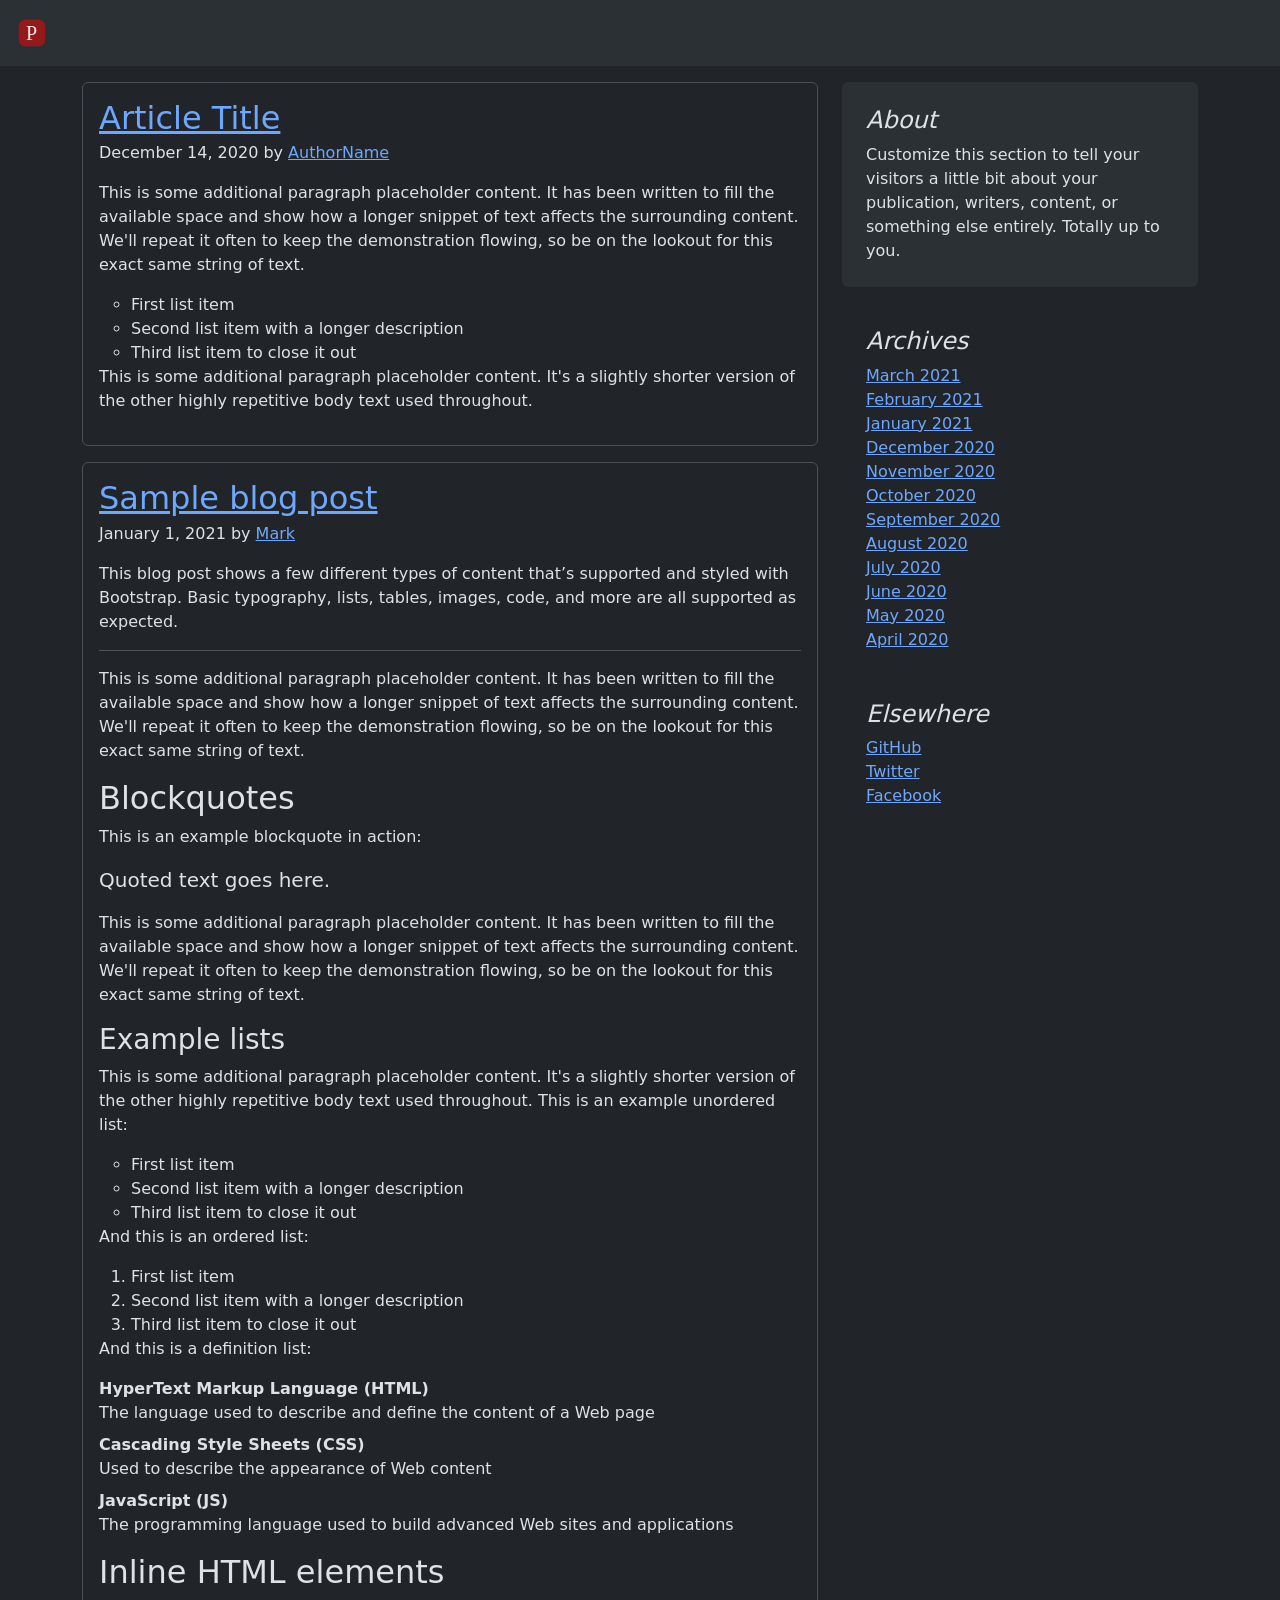
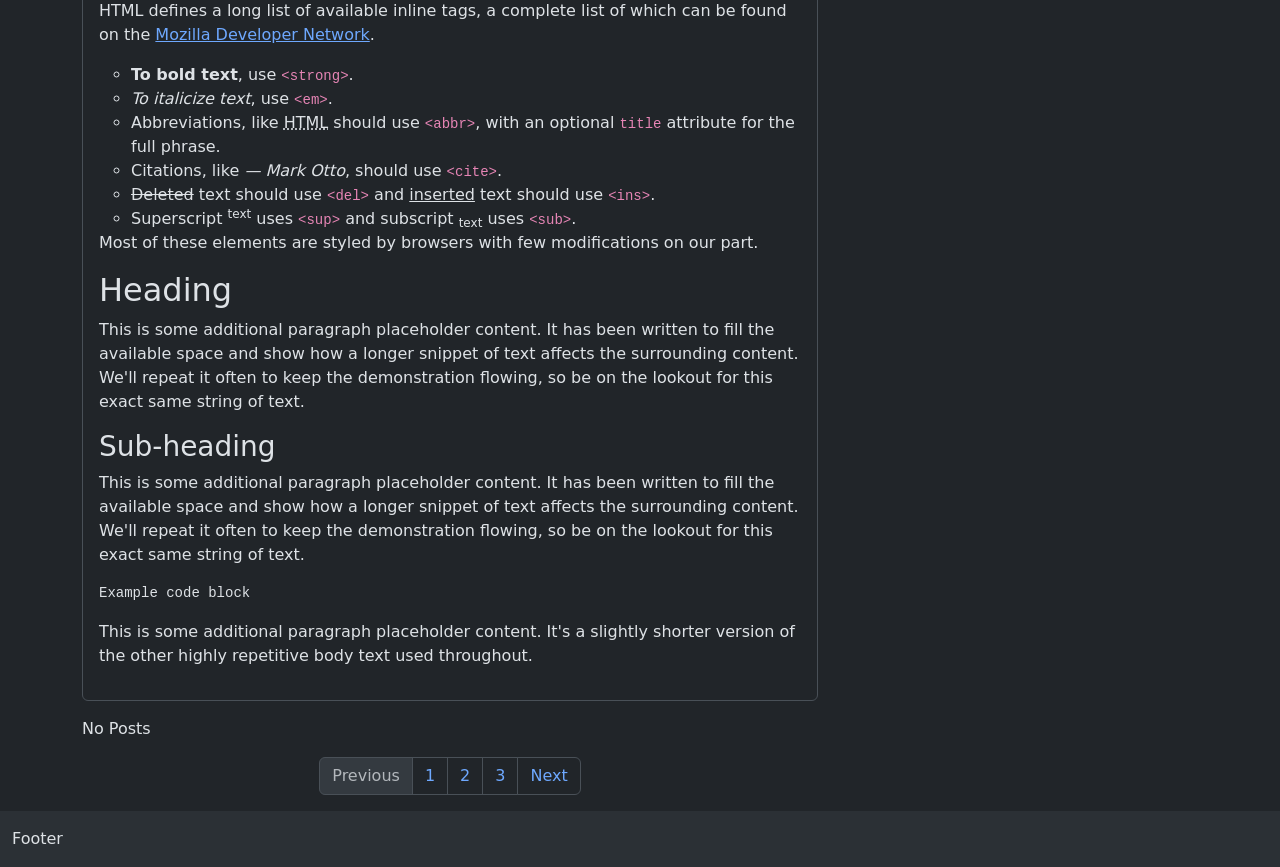
<file: resource/views/index.html>
<!DOCTYPE html>
<t:block :replace="cmt_trace.html"></t:block>
<html lang="en" :lang="${lang}" data-bs-theme="dark">

<head>
    <t:block :replace="head.html">
        <meta charset="UTF-8">
        <meta name="viewport" content="width=device-width, initial-scale=1.0">
        <link rel="icon" href="../static/favicon.ico">
        <link rel="stylesheet" href="../static/css/bootstrap.min.css">
        <link rel="stylesheet" href="../static/icons/font/bootstrap-icons.min.css">
        <link rel="stylesheet" href="../static/css/style.css">
    </t:block>
    <title :text="${__('Home - %s', siteTitle)}">Hello, World~</title>
</head>

<body class="d-flex flex-column page">
    <header :replace="header.html" class="fixed-top">
        <nav class="navbar bg-body-tertiary">
            <div class="container-fluid">
                <a class="navbar-brand" href="/">
                    <img src="../static/logo.svg" :src="/static/logo.svg" alt="Logo" width="40" height="40">
                </a>
            </div>
        </nav>
    </header>

    <main class="container flex-grow-1">
        <div class="row  mt-3">
            <section class="col-md-8">
                <ul :if="${resp!=nil && len(resp.Posts)>0}" :remove="all-but-first" class="list-unstyled">
                    <li :range="_, item : resp.Posts">
                        <article class="border rounded p-3 mb-3 blog-post" :id="post-${item.Post.ID}" id="post-1">
                            <header class="blog-meta">
                                <h2 class="blog-post-title mb-1">
                                    <a href="#" :text="${item.Post.Title}">Article Title</a>
                                </h2>
                                <p class="blog-post-meta">December 14, 2020 by <a href="#"
                                        :text="${item.Post.Author.Display}">AuthorName</a></p>
                            </header>
                            <div class="blog-content" :raw="${item.Post.Content}">
                                <p>This is some additional paragraph placeholder content. It has been written to fill
                                    the
                                    available space and show how a longer snippet of text affects the surrounding
                                    content.
                                    We'll repeat it often to keep the demonstration flowing, so be on the lookout for
                                    this
                                    exact same string of text.</p>
                                <ul>
                                    <li>First list item</li>
                                    <li>Second list item with a longer description</li>
                                    <li>Third list item to close it out</li>
                                </ul>
                                <p>This is some additional paragraph placeholder content. It's a slightly shorter
                                    version of
                                    the other highly repetitive body text used throughout.</p>
                            </div>
                        </article>
                    </li>
                    <li>
                        <article class="border rounded p-3 mb-3 blog-post" id="post-2">
                            <header class="blog-meta">
                                <h2 class="blog-post-title mb-1">
                                    <a href="#">Sample blog post</a>
                                </h2>
                                <p class="blog-post-meta">January 1, 2021 by <a href="#">Mark</a></p>
                            </header>
                            <div class="blog-content">
                                <p>This blog post shows a few different types of content that’s supported and styled
                                    with
                                    Bootstrap. Basic typography, lists, tables, images, code, and more are all supported
                                    as
                                    expected.</p>
                                <hr>
                                <p>This is some additional paragraph placeholder content. It has been written to fill
                                    the
                                    available space and show how a longer snippet of text affects the surrounding
                                    content.
                                    We'll repeat it often to keep the demonstration flowing, so be on the lookout for
                                    this
                                    exact same string of text.</p>
                                <h2>Blockquotes</h2>
                                <p>This is an example blockquote in action:</p>
                                <blockquote class="blockquote">
                                    <p>Quoted text goes here.</p>
                                </blockquote>
                                <p>This is some additional paragraph placeholder content. It has been written to fill
                                    the
                                    available space and show how a longer snippet of text affects the surrounding
                                    content.
                                    We'll repeat it often to keep the demonstration flowing, so be on the lookout for
                                    this
                                    exact same string of text.</p>
                                <h3>Example lists</h3>
                                <p>This is some additional paragraph placeholder content. It's a slightly shorter
                                    version of
                                    the other highly repetitive body text used throughout. This is an example unordered
                                    list:</p>
                                <ul>
                                    <li>First list item</li>
                                    <li>Second list item with a longer description</li>
                                    <li>Third list item to close it out</li>
                                </ul>
                                <p>And this is an ordered list:</p>
                                <ol>
                                    <li>First list item</li>
                                    <li>Second list item with a longer description</li>
                                    <li>Third list item to close it out</li>
                                </ol>
                                <p>And this is a definition list:</p>
                                <dl>
                                    <dt>HyperText Markup Language (HTML)</dt>
                                    <dd>The language used to describe and define the content of a Web page</dd>
                                    <dt>Cascading Style Sheets (CSS)</dt>
                                    <dd>Used to describe the appearance of Web content</dd>
                                    <dt>JavaScript (JS)</dt>
                                    <dd>The programming language used to build advanced Web sites and applications</dd>
                                </dl>
                                <h2>Inline HTML elements</h2>
                                <p>HTML defines a long list of available inline tags, a complete list of which can be
                                    found
                                    on the <a href="https://developer.mozilla.org/en-US/docs/Web/HTML/Element">Mozilla
                                        Developer Network</a>.</p>
                                <ul>
                                    <li><strong>To bold text</strong>, use <code
                                            class="language-plaintext highlighter-rouge">&lt;strong&gt;</code>.</li>
                                    <li><em>To italicize text</em>, use <code
                                            class="language-plaintext highlighter-rouge">&lt;em&gt;</code>.</li>
                                    <li>Abbreviations, like <abbr title="HyperText Markup Language">HTML</abbr> should
                                        use
                                        <code class="language-plaintext highlighter-rouge">&lt;abbr&gt;</code>, with an
                                        optional <code class="language-plaintext highlighter-rouge">title</code>
                                        attribute
                                        for the full phrase.
                                    </li>
                                    <li>Citations, like <cite>— Mark Otto</cite>, should use <code
                                            class="language-plaintext highlighter-rouge">&lt;cite&gt;</code>.</li>
                                    <li><del>Deleted</del> text should use <code
                                            class="language-plaintext highlighter-rouge">&lt;del&gt;</code> and
                                        <ins>inserted</ins> text should use <code
                                            class="language-plaintext highlighter-rouge">&lt;ins&gt;</code>.
                                    </li>
                                    <li>Superscript <sup>text</sup> uses <code
                                            class="language-plaintext highlighter-rouge">&lt;sup&gt;</code> and
                                        subscript
                                        <sub>text</sub> uses <code
                                            class="language-plaintext highlighter-rouge">&lt;sub&gt;</code>.
                                    </li>
                                </ul>
                                <p>Most of these elements are styled by browsers with few modifications on our part.</p>
                                <h2>Heading</h2>
                                <p>This is some additional paragraph placeholder content. It has been written to fill
                                    the
                                    available space and show how a longer snippet of text affects the surrounding
                                    content.
                                    We'll repeat it often to keep the demonstration flowing, so be on the lookout for
                                    this
                                    exact same string of text.</p>
                                <h3>Sub-heading</h3>
                                <p>This is some additional paragraph placeholder content. It has been written to fill
                                    the
                                    available space and show how a longer snippet of text affects the surrounding
                                    content.
                                    We'll repeat it often to keep the demonstration flowing, so be on the lookout for
                                    this
                                    exact same string of text.</p>
                                <pre><code>Example code block</code></pre>
                                <p>This is some additional paragraph placeholder content. It's a slightly shorter
                                    version of
                                    the other highly repetitive body text used throughout.</p>
                            </div>
                        </article>
                    </li>
                </ul>
                <p :else :text="${__('No Posts')}">No Posts</p>

                <nav aria-label="分页导航" :aria-label="${__('Page navigation')}">
                    <ul class="pagination justify-content-center">
                        <li class="page-item disabled">
                            <a class="page-link">Previous</a>
                        </li>
                        <li class="page-item"><a class="page-link" href="#">1</a></li>
                        <li class="page-item"><a class="page-link" href="#">2</a></li>
                        <li class="page-item"><a class="page-link" href="#">3</a></li>
                        <li class="page-item">
                            <a class="page-link" href="#">Next</a>
                        </li>
                    </ul>
                </nav>
            </section>
            <aside class="col-md-4">
                <div class="position-sticky" style="top: 5rem;">
                    <div class="p-4 mb-3 bg-body-tertiary rounded">
                        <h4 class="fst-italic">About</h4>
                        <p class="mb-0">Customize this section to tell your visitors a little bit about your
                            publication, writers, content, or something else entirely. Totally up to you.</p>
                    </div>

                    <div class="p-4">
                        <h4 class="fst-italic">Archives</h4>
                        <ol class="list-unstyled mb-0">
                            <li><a href="#">March 2021</a></li>
                            <li><a href="#">February 2021</a></li>
                            <li><a href="#">January 2021</a></li>
                            <li><a href="#">December 2020</a></li>
                            <li><a href="#">November 2020</a></li>
                            <li><a href="#">October 2020</a></li>
                            <li><a href="#">September 2020</a></li>
                            <li><a href="#">August 2020</a></li>
                            <li><a href="#">July 2020</a></li>
                            <li><a href="#">June 2020</a></li>
                            <li><a href="#">May 2020</a></li>
                            <li><a href="#">April 2020</a></li>
                        </ol>
                    </div>

                    <div class="p-4">
                        <h4 class="fst-italic">Elsewhere</h4>
                        <ol class="list-unstyled">
                            <li><a href="#">GitHub</a></li>
                            <li><a href="#">Twitter</a></li>
                            <li><a href="#">Facebook</a></li>
                        </ol>
                    </div>
                </div>
            </aside>
        </div>
        </div>

    </main>

    <footer class="container-fluid bg-body-tertiary py-3" :replace="footer.html">Footer</footer>

    <script src="../static/js/bootstrap.bundle.min.js" :src="/static/js/bootstrap.bundle.min.js"></script>
    <script src="../static/js/site.js" :src="/static/js/site.js"></script>

</body>
<t:block :replace="cmt_footer.html"></t:block>

</html>
</file>
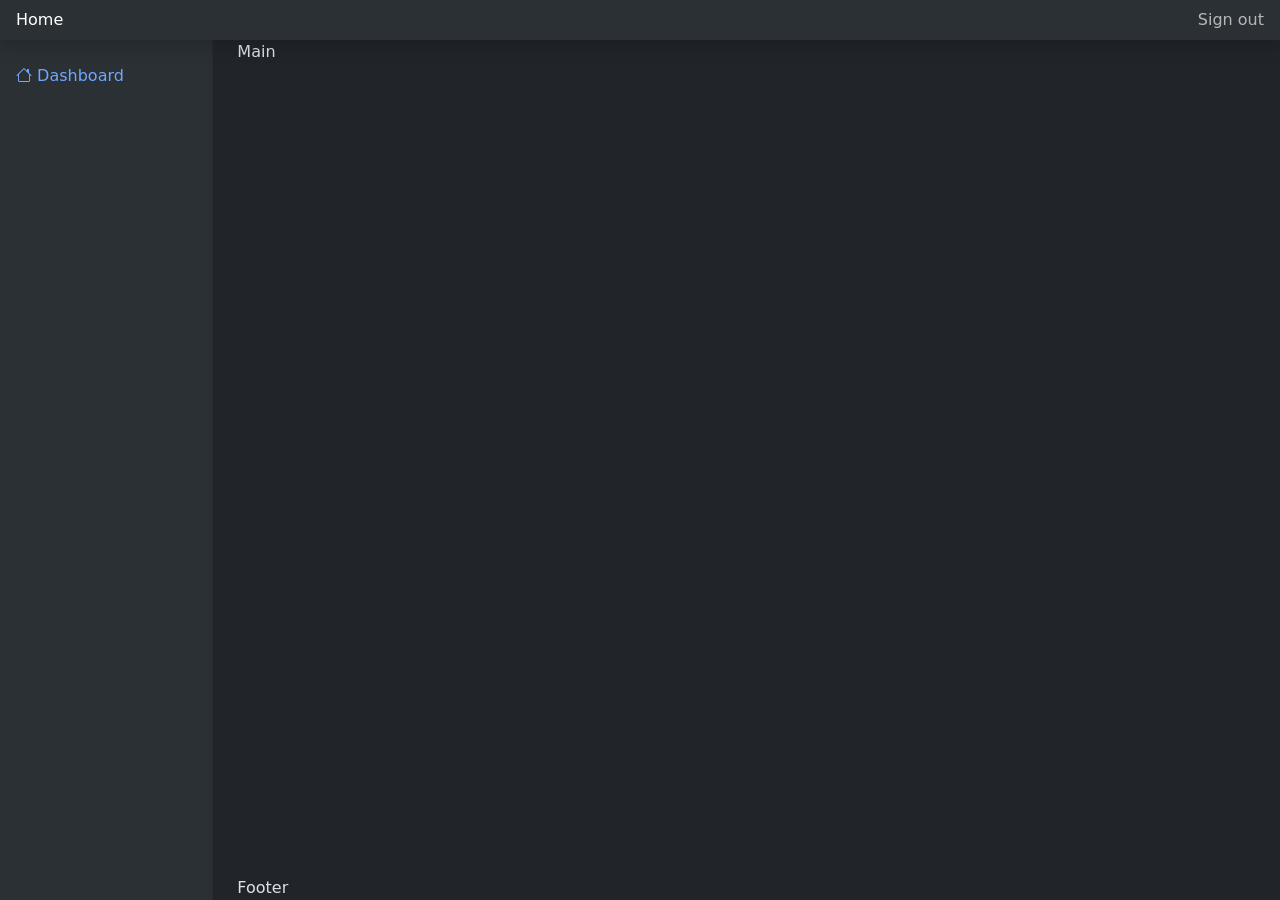
<file: resource/views/admin/index.html>
<!DOCTYPE html>
<t:block :replace="cmt_trace.html"></t:block>
<html lang="en" :lang="${lang}" data-bs-theme="dark">

<head>
    <t:block :replace="head.html">
        <meta charset="UTF-8">
        <meta name="viewport" content="width=device-width, initial-scale=1.0">
        <link rel="icon" href="../static/favicon.ico">
        <link rel="stylesheet" href="../../static/css/bootstrap.min.css">
        <link rel="stylesheet" href="../../static/icons/font/bootstrap-icons.min.css">
        <link rel="stylesheet" href="../../static/css/style.css">
    </t:block>
    <title :text="${__('Admin - %s',siteTitle)}">Admin - SiteTitle</title>
</head>

<body class="admin">
    <header class="navbar bg-body-tertiary sticky-top flex-md-nowrap p-0 shadow">
        <button class="navbar-toggler d-md-none collapsed" type="button" data-bs-toggle="collapse"
            data-bs-target="#sidebarMenu" aria-controls="sidebarMenu" aria-expanded="false"
            aria-label="Toggle navigation">
            <span class="navbar-toggler-icon"></span>
        </button>
        <a class="navbar-brand col-md-3 col-lg-2 me-0 px-3 fs-6" href="/">Home</a>
        <div class="navbar-nav">
            <div class="nav-item text-nowrap">
                <a class="nav-link px-3" href="#">Sign out</a>
            </div>
        </div>
    </header>

    <section class="container-fluid h-100" style="margin-top: -40px;padding-top: 40px;">
        <div class="row h-100">
            <nav id="sidebarMenu" class="col-md-3 col-lg-2 d-md-block bg-body-tertiary sidebar collapse">
                <div class="position-sticky pt-3 sidebar-sticky">
                    <ul class="nav flex-column">
                        <li class="nav-item">
                            <a class="nav-link active" aria-current="page" href="#">
                                <i class="bi-house"></i>
                                Dashboard
                            </a>
                        </li>
                    </ul>
                </div>
            </nav>
            <section class="h-100 col-md-9 ms-sm-auto col-lg-10 px-md-4 d-flex flex-column">
                <main class="flex-grow-1">
                    Main
                </main>
                <footer>Footer</footer>
            </section>
        </div>
    </section>

    <script src="../../static/js/bootstrap.bundle.min.js" :src="/static/js/bootstrap.bundle.min.js"></script>
    <script src="../../static/js/site.js" :src="/static/js/site.js"></script>
</body>
<t:block :replace="cmt_footer.html"></t:block>

</html>
</file>
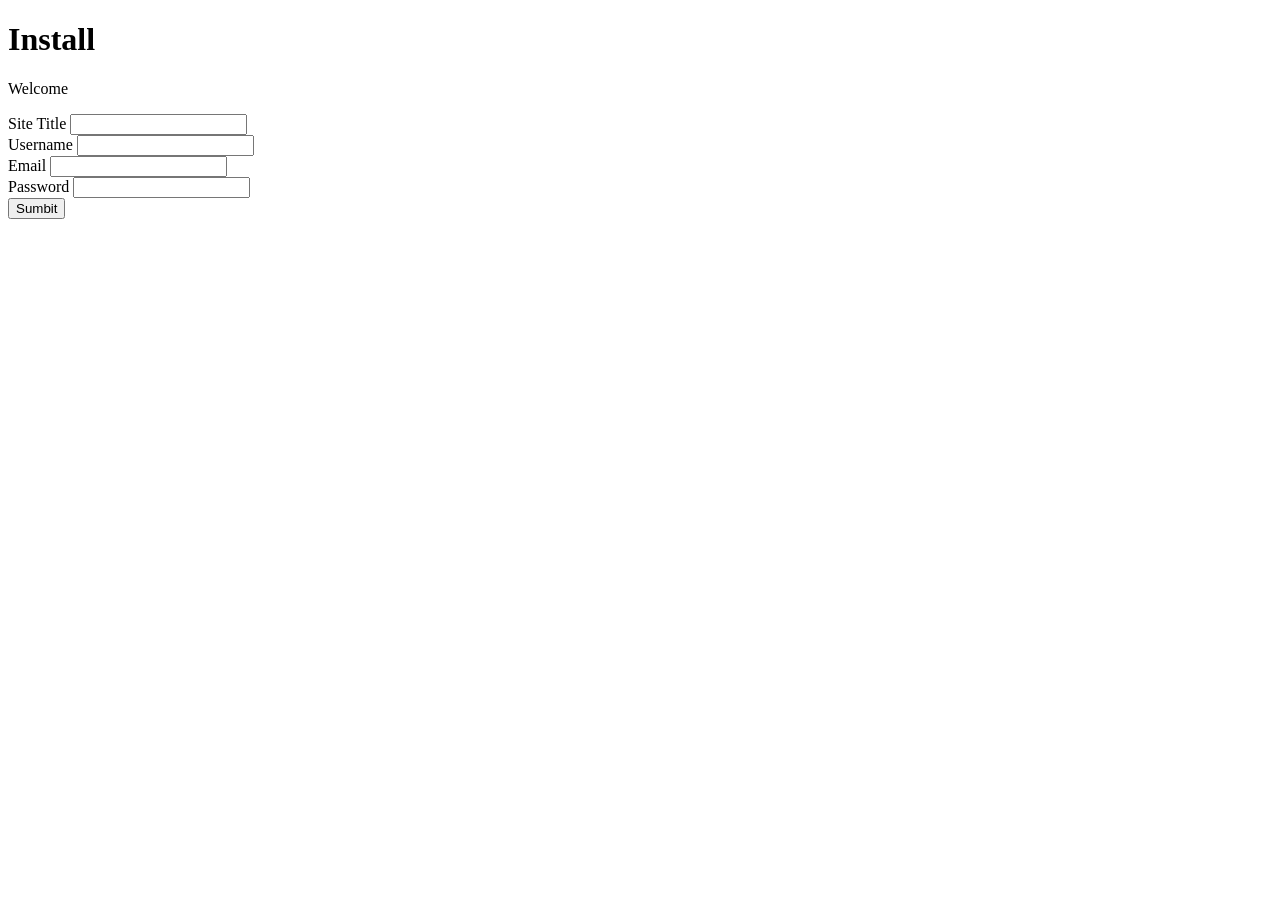
<file: views/install.html>
<!DOCTYPE html>
<t:block :replace="cmt_trace.html"></t:block>
<html lang="en" :lang="${lang}">

<head>
    <meta charset="UTF-8">
    <meta name="viewport" content="width=device-width, initial-scale=1.0">
    <title :text="${__('Install')}">Install</title>
</head>

<body>
    <h1 :text="${__('Install')}">Install</h1>
    <p :text="${__('Welcome')}">Welcome</p>
    <form action="/install/" method="post" id="form">
        <div>
            <label for="site_title" :text="${__('Site Title')}">Site Title</label>
            <input type="text" id="site_title" name="site_title">
        </div>
        <div>
            <label for="username" :text="${__('Username')}">Username</label>
            <input type="text" id="username" name="username">
        </div>
        <div>
            <label for="email" :text="${__('Email')}">Email</label>
            <input type="email" id="email" name="email">
        </div>
        <div>
            <label for="password" :text="${__('Password')}">Password</label>
            <input type="password" id="password" name="password">
        </div>
        <div>
            <button type="submit" :text="${__('Submit')}">Sumbit</button>
        </div>
    </form>
    <script>
        const form = document.getElementById('form')
        form.addEventListener('submit', e => {
            console.log(form.username, form.email, form.password)
            e.preventDefault()
            return false
        })
    </script>
</body>
<t:block :replace="cmt_footer.html"></t:block>

</html>
</file>
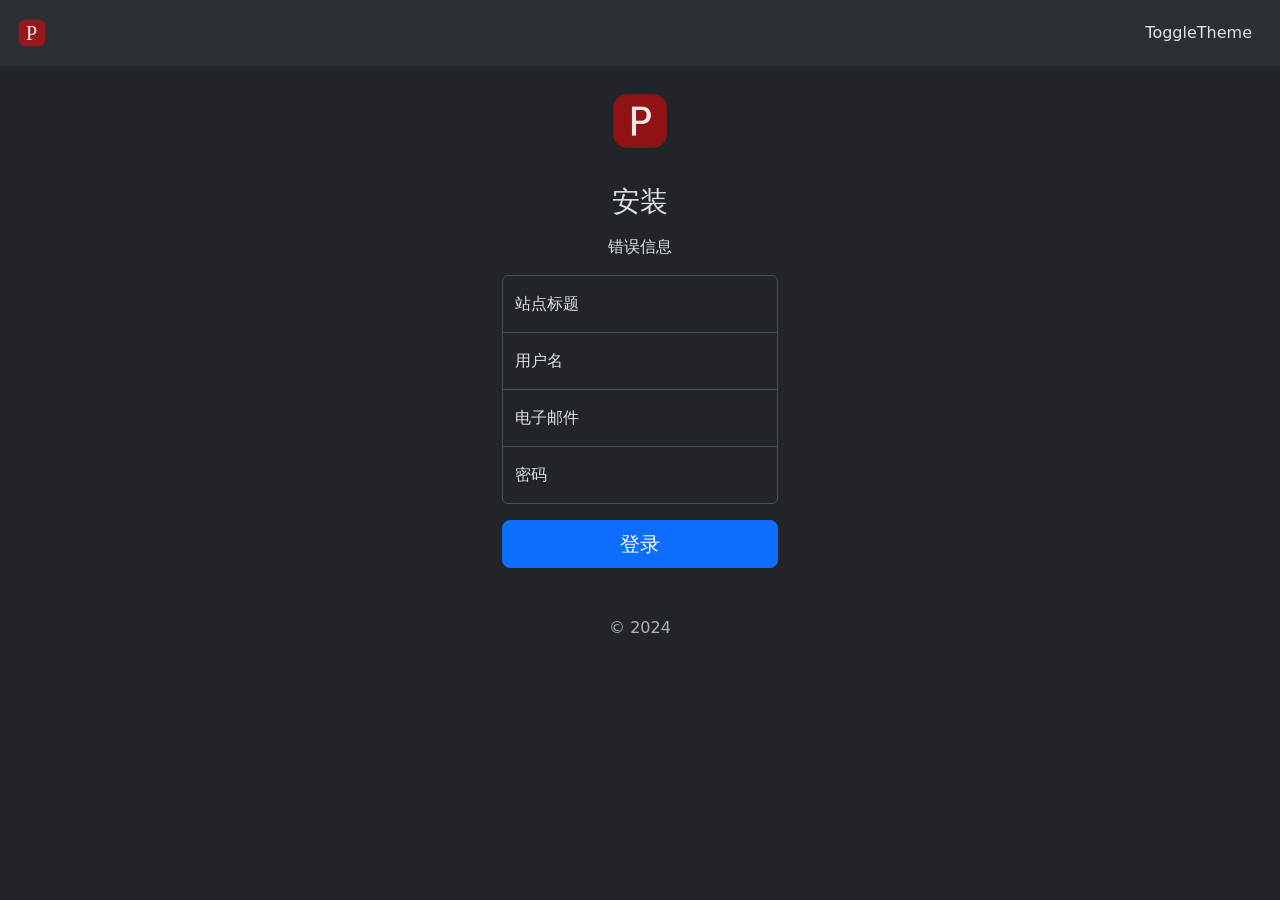
<file: resource/views/install.html>
<!DOCTYPE html>
<t:block :replace="cmt_trace.html"></t:block>
<html lang="en" :lang="${lang}" data-bs-theme="dark">

<head>
    <t:block :replace="head.html">
        <meta charset="UTF-8">
        <meta name="viewport" content="width=device-width, initial-scale=1.0">
        <link rel="icon" href="../static/favicon.ico">
        <link rel="stylesheet" href="../static/css/bootstrap.min.css">
        <link rel="stylesheet" href="../static/icons/font/bootstrap-icons.min.css">
        <link rel="stylesheet" href="../static/css/style.css">
    </t:block>
    <title :text="${__('Install')}">安装</title>
</head>

<body>
    <header>
        <nav class="navbar navbar-expand-md bg-body-tertiary">
            <div class="container-fluid">
                <a class="navbar-brand" href="/">
                    <img src="../static/logo.svg" :src="/static/logo.svg" alt="Logo" width="40" height="40">
                </a>

                <button class="navbar-toggler" type="button" data-bs-toggle="offcanvas"
                    data-bs-target="#offcanvasNavbar" aria-controls="offcanvasNavbar"
                    :aria-label="${__('Toggle navigation')}" aria-label="切换导航栏展开关闭">
                    <span class="navbar-toggler-icon"></span>
                </button>
                <div class="offcanvas offcanvas-end" tabindex="-1" id="offcanvasNavbar"
                    aria-labelledby="offcanvasNavbarLabel">
                    <div class="offcanvas-header">
                        <h5 class="offcanvas-title" id="offcanvasNavbarLabel" :text="${__('Menu')}">菜单</h5>
                        <button type="button" class="btn-close btn-close-white" data-bs-dismiss="offcanvas"
                            :aria-label="${_x('close-btn', 'Close')}" aria-label="关闭"></button>
                    </div>
                    <div class="offcanvas-body">
                        <ul class="navbar-nav justify-content-end flex-grow-1 pe-3">
                            <li class="nav-item" :replace="toggle_theme.html">ToggleTheme</li>
                        </ul>
                    </div>
                </div>
            </div>
        </nav>
    </header>

    <main class="text-center form-signin w-100 m-auto">
        <form action="" method="post" id="login-form" class="container-fluid">
            <img class="mb-4" src="../static/logo.png" :src="/static/logo.png" alt="Logo" width="80" height="80">
            <h1 class="h3 mb-3 fw-normal" :text="${__('Install')}">安装</h1>
            <blockquote class="error" :replace="show_err.html">错误信息</blockquote>
            <fieldset id="fieldset" disabled>
                <div class="form-floating">
                    <input class="form-control no-bottom-radius" id="site_title" name="site_title" placeholder="站点标题"
                        :placeholder="${__('Site Title')}" required>
                    <label for="site_title" :text="${__('Site Title')}">站点标题</label>
                </div>

                <div class="form-floating">
                    <input class="form-control no-top-radius no-bottom-radius" id="username" name="username"
                        placeholder="用户名" :placeholder="${__('Username')}" required>
                    <label for="username" :text="${__('Username')}">用户名</label>
                </div>
                <div class="form-floating">
                    <input class="form-control no-top-radius no-bottom-radius" id="email" name="email" type="email"
                        placeholder="电子邮件" :placeholder="${__('Email')}" required>
                    <label for="email" :text="${__('Email')}">电子邮件</label>
                </div>
                <div class="form-floating">
                    <input class="form-control no-top-radius mb-3" id="plain" type="password" placeholder="密码"
                        :placeholder="${__('Password')}" required>
                    <label for="plain" :text="${__('Password')}">密码</label>
                    <input type="hidden" name="password" id="passwd">
                    <input type="hidden" name="salt" :value="${salt}">
                </div>

                <button class="w-100 btn btn-lg btn-primary" type="submit" :text="${__('Sign in')}">登录</button>

            </fieldset>
            <p class="mt-5 mb-3 text-muted">&copy; 2024</p>
        </form>
    </main>

    <script src="../static/js/bootstrap.bundle.min.js" :src="/static/js/bootstrap.bundle.min.js"></script>
    <script src="../static/js/sha256.min.js" :src="/static/js/sha256.min.js"></script>
    <script src="../static/js/site.js" :src="/static/js/site.js"></script>
</body>
<t:block :replace="cmt_footer.html"></t:block>

</html>
</file>
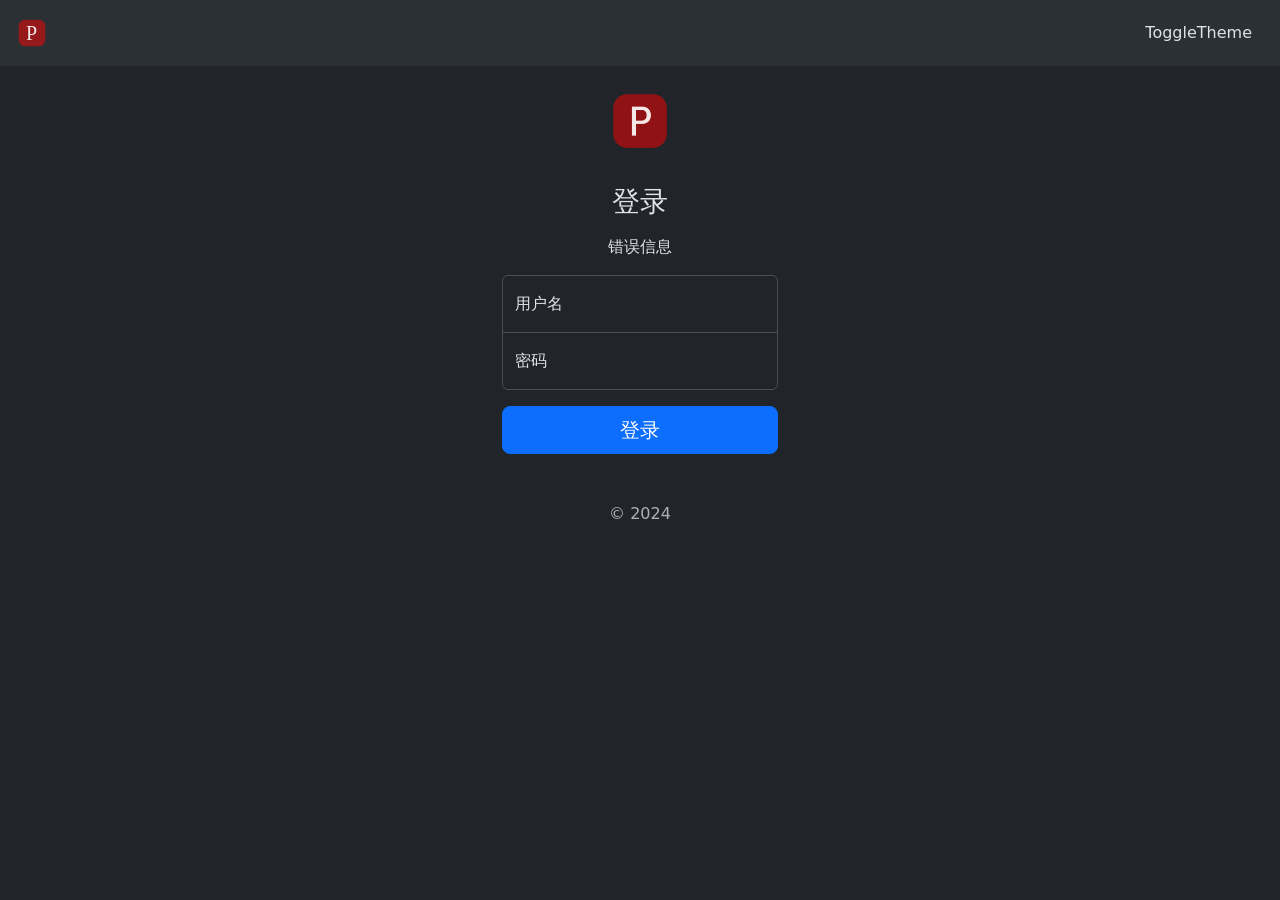
<file: resource/views/login.html>
<!DOCTYPE html>
<t:block :replace="cmt_trace.html"></t:block>
<html lang="en" :lang="${lang}" data-bs-theme="dark">

<head>
    <t:block :replace="head.html">
        <meta charset="UTF-8">
        <meta name="viewport" content="width=device-width, initial-scale=1.0">
        <link rel="icon" href="../static/favicon.ico">
        <link rel="stylesheet" href="../static/css/bootstrap.min.css">
        <link rel="stylesheet" href="../static/icons/font/bootstrap-icons.min.css">
        <link rel="stylesheet" href="../static/css/style.css">
    </t:block>
    <title :text="${__('Login - %s',siteTitle)}">登录 - 站点标题</title>
</head>

<body>
    <header>
        <nav class="navbar navbar-expand-md bg-body-tertiary">
            <div class="container-fluid">
                <a class="navbar-brand" href="/">
                    <img src="../static/logo.svg" :src="/static/logo.svg" alt="Logo" width="40" height="40">
                </a>

                <button class="navbar-toggler" type="button" data-bs-toggle="offcanvas"
                    data-bs-target="#offcanvasNavbar" aria-controls="offcanvasNavbar"
                    :aria-label="${__('Toggle navigation')}" aria-label="切换导航栏展开关闭">
                    <span class="navbar-toggler-icon"></span>
                </button>
                <div class="offcanvas offcanvas-end" tabindex="-1" id="offcanvasNavbar"
                    aria-labelledby="offcanvasNavbarLabel">
                    <div class="offcanvas-header">
                        <h5 class="offcanvas-title" id="offcanvasNavbarLabel" :text="${__('Menu')}">菜单</h5>
                        <button type="button" class="btn-close btn-close-white" data-bs-dismiss="offcanvas"
                            :aria-label="${_x('close-btn', 'Close')}" aria-label="关闭"></button>
                    </div>
                    <div class="offcanvas-body">
                        <ul class="navbar-nav justify-content-end flex-grow-1 pe-3">
                            <li class="nav-item" :replace="toggle_theme.html">ToggleTheme</li>
                        </ul>
                    </div>
                </div>
            </div>
        </nav>
    </header>

    <main class="text-center form-signin w-100 m-auto">
        <form class="container-fluid" action="" method="post" id="login-form">
            <img class="mb-4" src="../static/logo.png" :src="/static/logo.png" alt="Logo" width="80" height="80">
            <h1 class="h3 mb-3 fw-normal" :text="${__('Login')}">登录</h1>

            <blockquote class="error" :replace="show_err.html">错误信息</blockquote>

            <fieldset id="fieldset" disabled>
                <div class="form-floating">
                    <input class="form-control  no-bottom-radius" id="username" name="username" placeholder="用户名"
                        :placeholder="${__('Username')}" required>
                    <label for="username" :text="${__('Username')}">用户名</label>
                </div>
                <div class="form-floating">
                    <input class="form-control no-top-radius mb-3" id="plain" type="password" placeholder="密码"
                        :placeholder="${__('Password')}" required>
                    <label for="plain" :text="${__('Password')}">密码</label>
                    <input type="hidden" name="password" id="passwd">
                    <input type="hidden" name="salt" :value="${salt}">
                </div>
                <button class="w-100 btn btn-lg btn-primary" type="submit" :text="${__('Sign in')}">登录</button>
            </fieldset>

            <p class="mt-5 mb-3 text-muted">&copy; 2024</p>
        </form>
    </main>

    <script src="../static/js/bootstrap.bundle.min.js" :src="/static/js/bootstrap.bundle.min.js"></script>
    <script src="../static/js/sha256.min.js" :src="/static/js/sha256.min.js"></script>
    <script src="../static/js/site.js" :src="/static/js/site.js"></script>
</body>
<t:block :replace="cmt_footer.html"></t:block>

</html>
</file>
<file: resource/static/css/style.css>
html,
body {
    height: 100%;
}

.page {
    padding-top: 66px;
}

.theme-check-icon {
    display: none;
}

.active .theme-check-icon {
    display: block;
}

.form-signin {
    display: flex;
    align-items: center;
    max-width: 330px;
    padding: 15px;
}

.form-signin .form-floating:focus-within {
    z-index: 2;
}

.form-signin .no-bottom-radius {
    margin-bottom: -1px;
    border-bottom-right-radius: 0;
    border-bottom-left-radius: 0;
}

.form-signin .no-top-radius {
    border-top-left-radius: 0;
    border-top-right-radius: 0;
}

.admin .sidebar {
    position: fixed;
    top: 0;
    bottom: 0;
    left: 0;
    z-index: 100;
    /* Behind the navbar */
    padding: 40px 0 0;
    /* Height of navbar */
    box-shadow: inset -1px 0 0 rgba(0, 0, 0, .1);
}

.admin .sidebar-sticky {
    height: calc(100vh - 40px);
    overflow-x: hidden;
    overflow-y: auto;
    /* Scrollable contents if viewport is shorter than content. */
}
</file>
